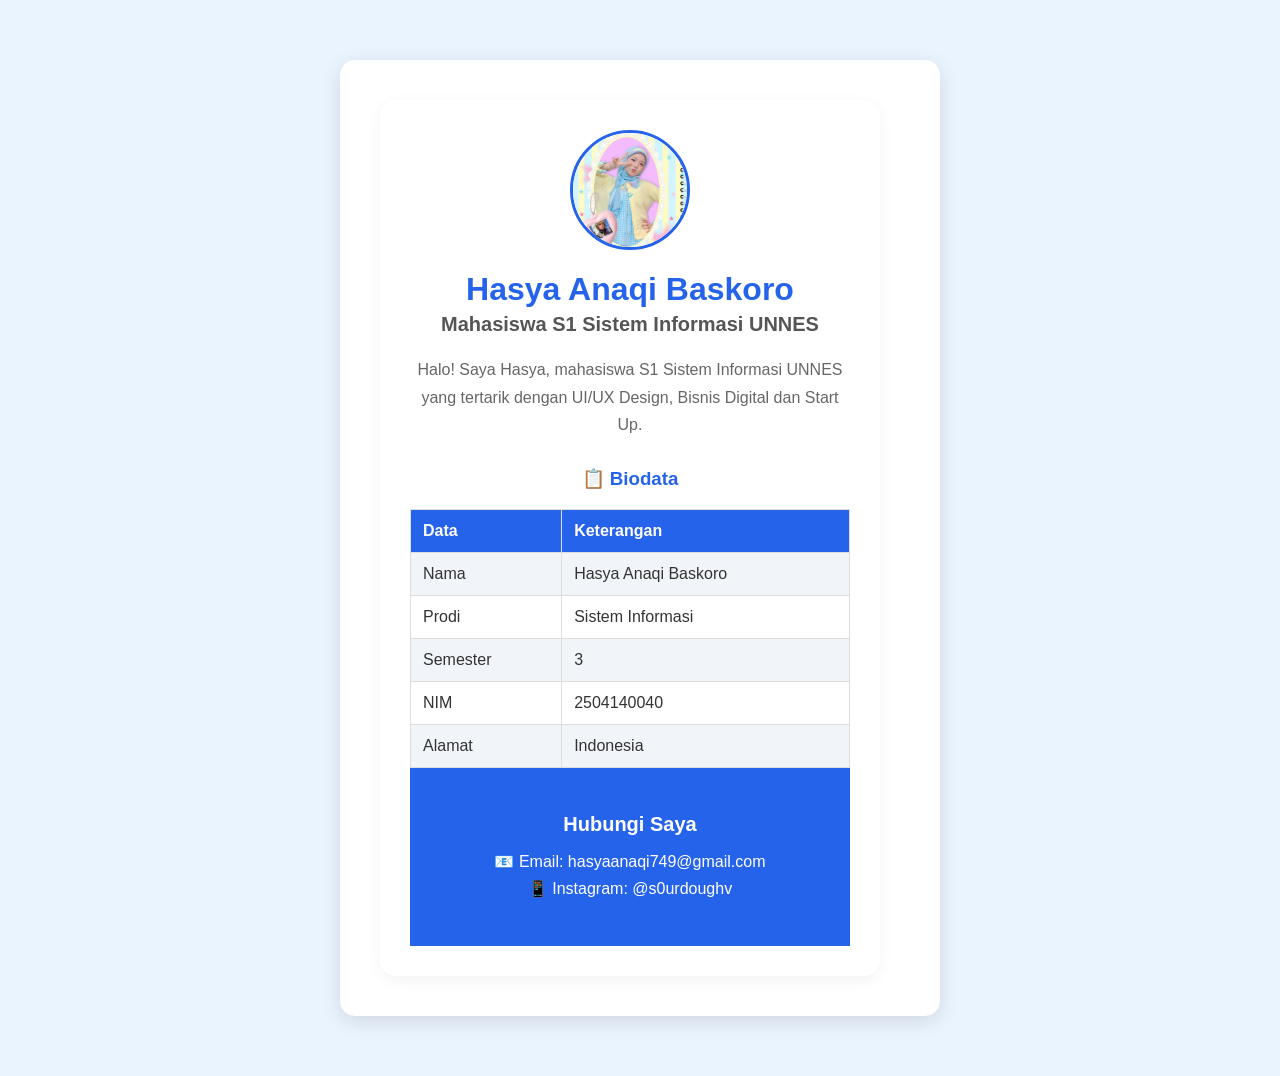
<file: index.html>
<!DOCTYPE html>
<html lang="id">

<head>
    <meta charset="UTF-8">
    <meta name="viewport" content="width=device-width, initial-scale=1.0">
    <title>Biodata Hasya</title>
    <link rel="stylesheet" href="style.css">
</head>

<body>

    <div class="container">

        <div class="card">
        <div class="profile-frame">
            <img src="hasya feed 2 1.png" alt="Foto Hasya Anaqi Baskoro">
        </div>

        <h1>Hasya Anaqi Baskoro</h1>

        <h2>Mahasiswa S1 Sistem Informasi UNNES</h2>

        <p class="deskripsi">
            Halo! Saya Hasya, mahasiswa S1 Sistem Informasi UNNES yang
            tertarik dengan UI/UX Design, Bisnis Digital dan Start Up.
        </p>

        <h3>📋 Biodata</h3>

        <table>
            <tr>
                <th>Data</th>
                <th>Keterangan</th>
            </tr>

            <tr>
                <td>Nama</td>
                <td>Hasya Anaqi Baskoro</td>
            </tr>

            <tr>
                <td>Prodi</td>
                <td>Sistem Informasi</td>
            </tr>

            <tr>
                <td>Semester</td>
                <td>3</td>
            </tr>

            <tr>
                <td>NIM</td>
                <td>2504140040</td>
            </tr>

            <tr>
                <td>Alamat</td>
                <td>Indonesia</td>
            </tr>
        </table>

    <div id="kontak" class="kontak">

        <h2>Hubungi Saya</h2>

        <p>📧 Email: hasyaanaqi749@gmail.com</p>
        <p>📱 Instagram: @s0urdoughv</p>

    </div>

</body>

</html>
</file>
<file: style.css>
* {
    box-sizing: border-box;
}

body {
    font-family: Arial, sans-serif;
    background-color: #eaf4ff;
    margin: 0;
    color: #333;
}

.container {
    width: 600px;
    max-width: 90%;

    margin: 60px auto;
    padding: 40px;

    background-color: white;

    border-radius: 15px;

    box-shadow: 0 5px 20px rgba(0, 0, 0, 0.12);

    text-align: center;
}

.card {
    background-color: #ffffff;
    width: 100%;
    max-width: 500px;
    padding: 30px;
    border-radius: 16px;
    box-shadow: 0 4px 15px rgba(0, 0, 0, 0.05);
    text-align: center;
}

.profile-frame {
    width: 120px;
    height: 120px;
    margin: 0 auto 15px auto;
    border-radius: 50%;
    overflow: hidden;
    border: 3px solid #2563eb;
}

.profile-frame img {
    width: 100%;
    height: 100%;
    object-fit: cover;
}


h1 {
    color: #2563eb;
    margin-bottom: 5px;
}


/* Status */
h2 {
    color: #555;
    font-size: 20px;
    margin-top: 5px;
}


/* Deskripsi */
.deskripsi {
    color: #666;
    line-height: 1.7;

    margin: 20px 0 30px;
}


/* Judul bagian */
h3 {
    color: #2563eb;
    margin-top: 30px;
}


/* Tabel */
table {
    width: 100%;
    border-collapse: collapse;

    margin-top: 15px;
}


th,
td {
    border: 1px solid #ddd;

    padding: 12px;

    text-align: left;
}


th {
    background-color: #2563eb;
    color: white;
}


tr:nth-child(even) {
    background-color: #f1f5f9;
}


tr:hover {
    background-color: #dbeafe;
}


.button:hover {
    background-color: #1d4ed8;
}
.kontak {
    text-align: center;

    padding: 40px;

    background-color: #2563eb;

    color: white;
}


.kontak h2 {
    color: white;
}


.kontak p {
    margin: 8px;
}
</file>
